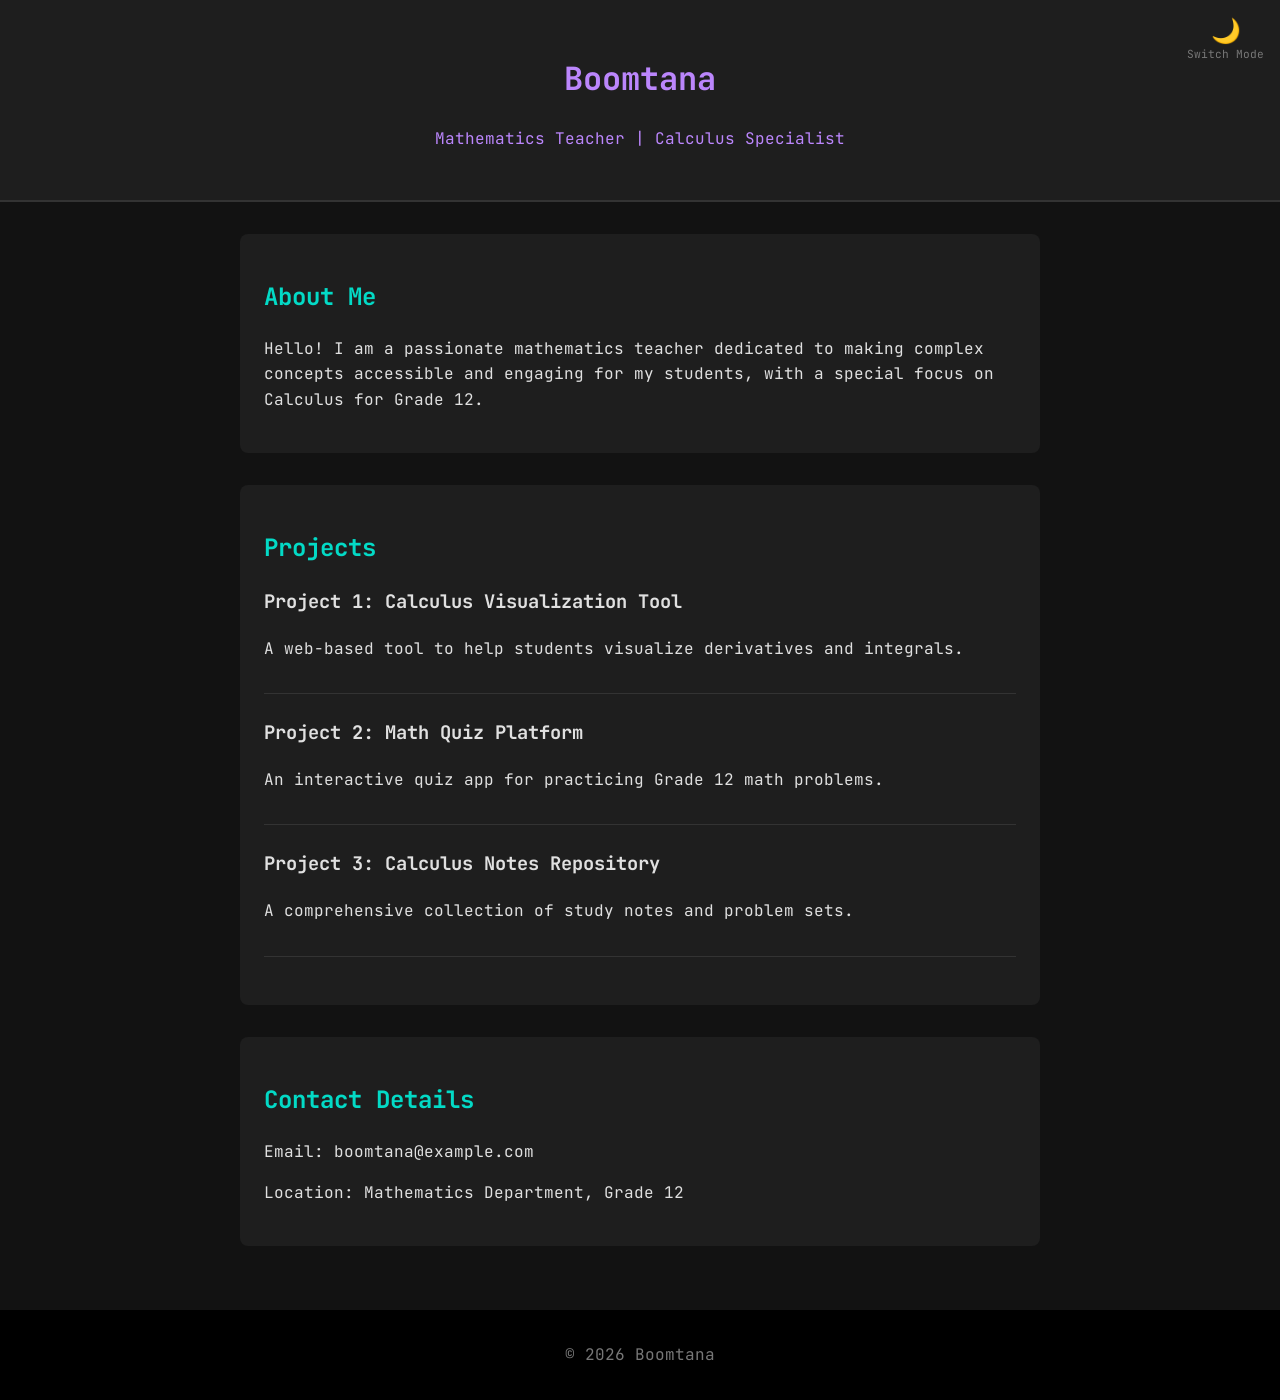
<file: index.html>
<!DOCTYPE html>
<html lang="en">
<head>
    <meta charset="UTF-8">
    <meta name="viewport" content="width=device-width, initial-scale=1.0">
    <title>Boomtana - Mathematics Teacher</title>
    <link rel="stylesheet" href="style.css">
</head>
<body>
    <header>
        <h1>Boomtana</h1>
        <p>Mathematics Teacher | Calculus Specialist</p>
        <div class="theme-container">
            <button id="theme-toggle" aria-label="Toggle theme">🌙</button>
            <span class="theme-label">Switch Mode</span>
        </div>
    </header>

    <main>
        <section id="about">
            <h2>About Me</h2>
            <p>Hello! I am a passionate mathematics teacher dedicated to making complex concepts accessible and engaging for my students, with a special focus on Calculus for Grade 12.</p>
        </section>

        <section id="projects">
            <h2>Projects</h2>
            <div class="project-list">
                <article>
                    <h3>Project 1: Calculus Visualization Tool</h3>
                    <p>A web-based tool to help students visualize derivatives and integrals.</p>
                </article>
                <article>
                    <h3>Project 2: Math Quiz Platform</h3>
                    <p>An interactive quiz app for practicing Grade 12 math problems.</p>
                </article>
                <article>
                    <h3>Project 3: Calculus Notes Repository</h3>
                    <p>A comprehensive collection of study notes and problem sets.</p>
                </article>
            </div>
        </section>

        <section id="contact">
            <h2>Contact Details</h2>
            <p>Email: boomtana@example.com</p>
            <p>Location: Mathematics Department, Grade 12</p>
        </section>
    </main>

    <footer>
        <p>&copy; 2026 Boomtana</p>
    </footer>
    <script src="script.js"></script>
</body>
</html>
</file>
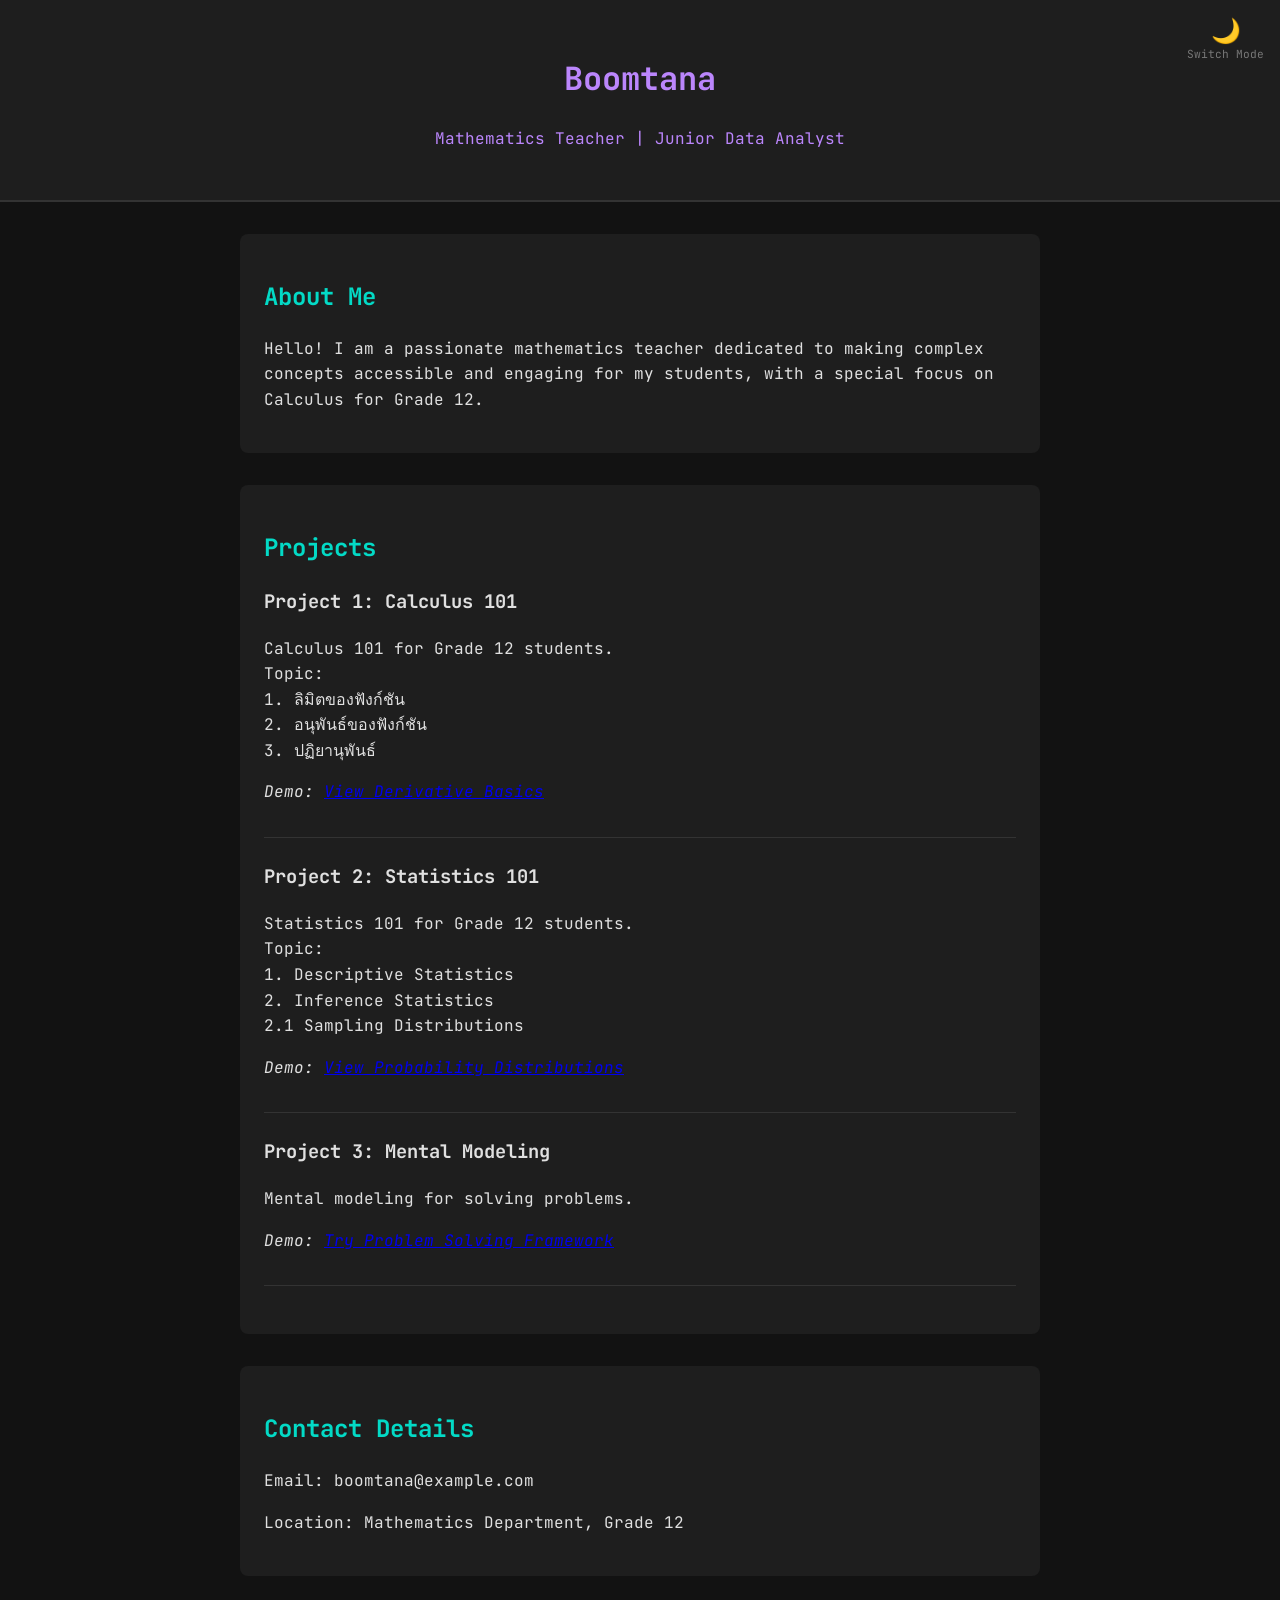
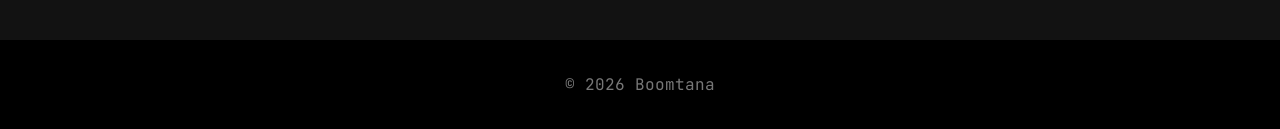
<file: docs/index.html>
<!DOCTYPE html>
<html lang="en">
<head>
    <meta charset="UTF-8">
    <meta name="viewport" content="width=device-width, initial-scale=1.0">
    <title>Boomtana - Mathematics Teacher</title>
    <link rel="stylesheet" href="style.css">
</head>
<body>
    <header>
        <h1>Boomtana</h1>
        <p>Mathematics Teacher | Junior Data Analyst</p>
        <div class="theme-container">
            <button id="theme-toggle" aria-label="Toggle theme">🌙</button>
            <span class="theme-label">Switch Mode</span>
        </div>
    </header>

    <main>
        <section id="about">
            <h2>About Me</h2>
            <p>Hello! I am a passionate mathematics teacher dedicated to making complex concepts accessible and engaging for my students, with a special focus on Calculus for Grade 12.</p>
        </section>

        <section id="projects">
            <h2>Projects</h2>
            <div class="project-list">
                <article>
                    <h3>Project 1: Calculus 101</h3>
                    <p>Calculus 101 for Grade 12 students. <br>
                        Topic: <br>
                        1. ลิมิตของฟังก์ชัน <br>
                        2. อนุพันธ์ของฟังก์ชัน <br>
                        3. ปฏิยานุพันธ์ <br>
                    </p>
                    <p><em>Demo: <a href="#">View Derivative Basics</a></em></p>
                </article>
                <article>
                    <h3>Project 2: Statistics 101</h3>
                    <p>Statistics 101 for Grade 12 students. <br>
                        Topic: <br>
                        1. Descriptive Statistics <br>
                        2. Inference Statistics <br>
                        2.1 Sampling Distributions <br>
                    </p>
                    <p><em>Demo: <a href="#">View Probability Distributions</a></em></p>
                </article>
                <article>
                    <h3>Project 3: Mental Modeling</h3>
                    <p>Mental modeling for solving problems.</p>
                    <p><em>Demo: <a href="#">Try Problem Solving Framework</a></em></p>
                </article>
            </div>
        </section>

        <section id="contact">
            <h2>Contact Details</h2>
            <p>Email: boomtana@example.com</p>
            <p>Location: Mathematics Department, Grade 12</p>
        </section>
    </main>

    <footer>
        <p>&copy; 2026 Boomtana</p>
    </footer>
    <script src="script.js"></script>
</body>
</html>
</file>
<file: style.css>
@import url('https://fonts.googleapis.com/css2?family=JetBrains+Mono:wght@400;700&display=swap');

:root {
    --bg-color: #121212;
    --text-color: #e0e0e0;
    --header-bg: #1e1e1e;
    --section-bg: #1e1e1e;
    --accent-color: #03dac6;
    --secondary-text: #777;
    --header-text: #bb86fc;
}

body.light-theme {
    --bg-color: #f4f4f4;
    --text-color: #333;
    --header-bg: #fff;
    --section-bg: #fff;
    --accent-color: #4a90e2;
    --secondary-text: #555;
    --header-text: #4a90e2;
}

body {
    font-family: 'JetBrains Mono', monospace;
    line-height: 1.6;
    margin: 0;
    padding: 0;
    background-color: var(--bg-color);
    color: var(--text-color);
    transition: background 0.3s, color 0.3s;
}

header {
    background: var(--header-bg);
    color: var(--header-text);
    padding: 2rem;
    text-align: center;
    border-bottom: 2px solid #333;
    position: relative;
}

main {
    padding: 2rem;
    max-width: 800px;
    margin: auto;
}

section {
    margin-bottom: 2rem;
    background: var(--section-bg);
    padding: 1.5rem;
    border-radius: 8px;
}

h2 {
    color: var(--accent-color);
}

.project-list article {
    margin-bottom: 1.5rem;
    padding-bottom: 1rem;
    border-bottom: 1px solid #333;
}

#theme-toggle {
    background: none;
    border: none;
    font-size: 1.5rem;
    cursor: pointer;
    color: var(--text-color);
    display: block;
    margin: 0 auto;
}

.theme-container {
    position: absolute;
    top: 1rem;
    right: 1rem;
    text-align: center;
}

.theme-label {
    font-size: 0.7rem;
    display: block;
    color: var(--secondary-text);
}

footer {
    text-align: center;
    padding: 1rem;
    background: #000;
    color: var(--secondary-text);
}
</file>
<file: docs/style.css>
@import url('https://fonts.googleapis.com/css2?family=JetBrains+Mono:wght@400;700&display=swap');

:root {
    --bg-color: #121212;
    --text-color: #e0e0e0;
    --header-bg: #1e1e1e;
    --section-bg: #1e1e1e;
    --accent-color: #03dac6;
    --secondary-text: #777;
    --header-text: #bb86fc;
}

body.light-theme {
    --bg-color: #f4f4f4;
    --text-color: #333;
    --header-bg: #fff;
    --section-bg: #fff;
    --accent-color: #4a90e2;
    --secondary-text: #555;
    --header-text: #4a90e2;
}

body {
    font-family: 'JetBrains Mono', monospace;
    line-height: 1.6;
    margin: 0;
    padding: 0;
    background-color: var(--bg-color);
    color: var(--text-color);
    transition: background 0.3s, color 0.3s;
}

header {
    background: var(--header-bg);
    color: var(--header-text);
    padding: 2rem;
    text-align: center;
    border-bottom: 2px solid #333;
    position: relative;
}

main {
    padding: 2rem;
    max-width: 800px;
    margin: auto;
}

section {
    margin-bottom: 2rem;
    background: var(--section-bg);
    padding: 1.5rem;
    border-radius: 8px;
}

h2 {
    color: var(--accent-color);
}

.project-list article {
    margin-bottom: 1.5rem;
    padding-bottom: 1rem;
    border-bottom: 1px solid #333;
}

#theme-toggle {
    background: none;
    border: none;
    font-size: 1.5rem;
    cursor: pointer;
    color: var(--text-color);
    display: block;
    margin: 0 auto;
}

.theme-container {
    position: absolute;
    top: 1rem;
    right: 1rem;
    text-align: center;
}

.theme-label {
    font-size: 0.7rem;
    display: block;
    color: var(--secondary-text);
}

footer {
    text-align: center;
    padding: 1rem;
    background: #000;
    color: var(--secondary-text);
}
</file>
